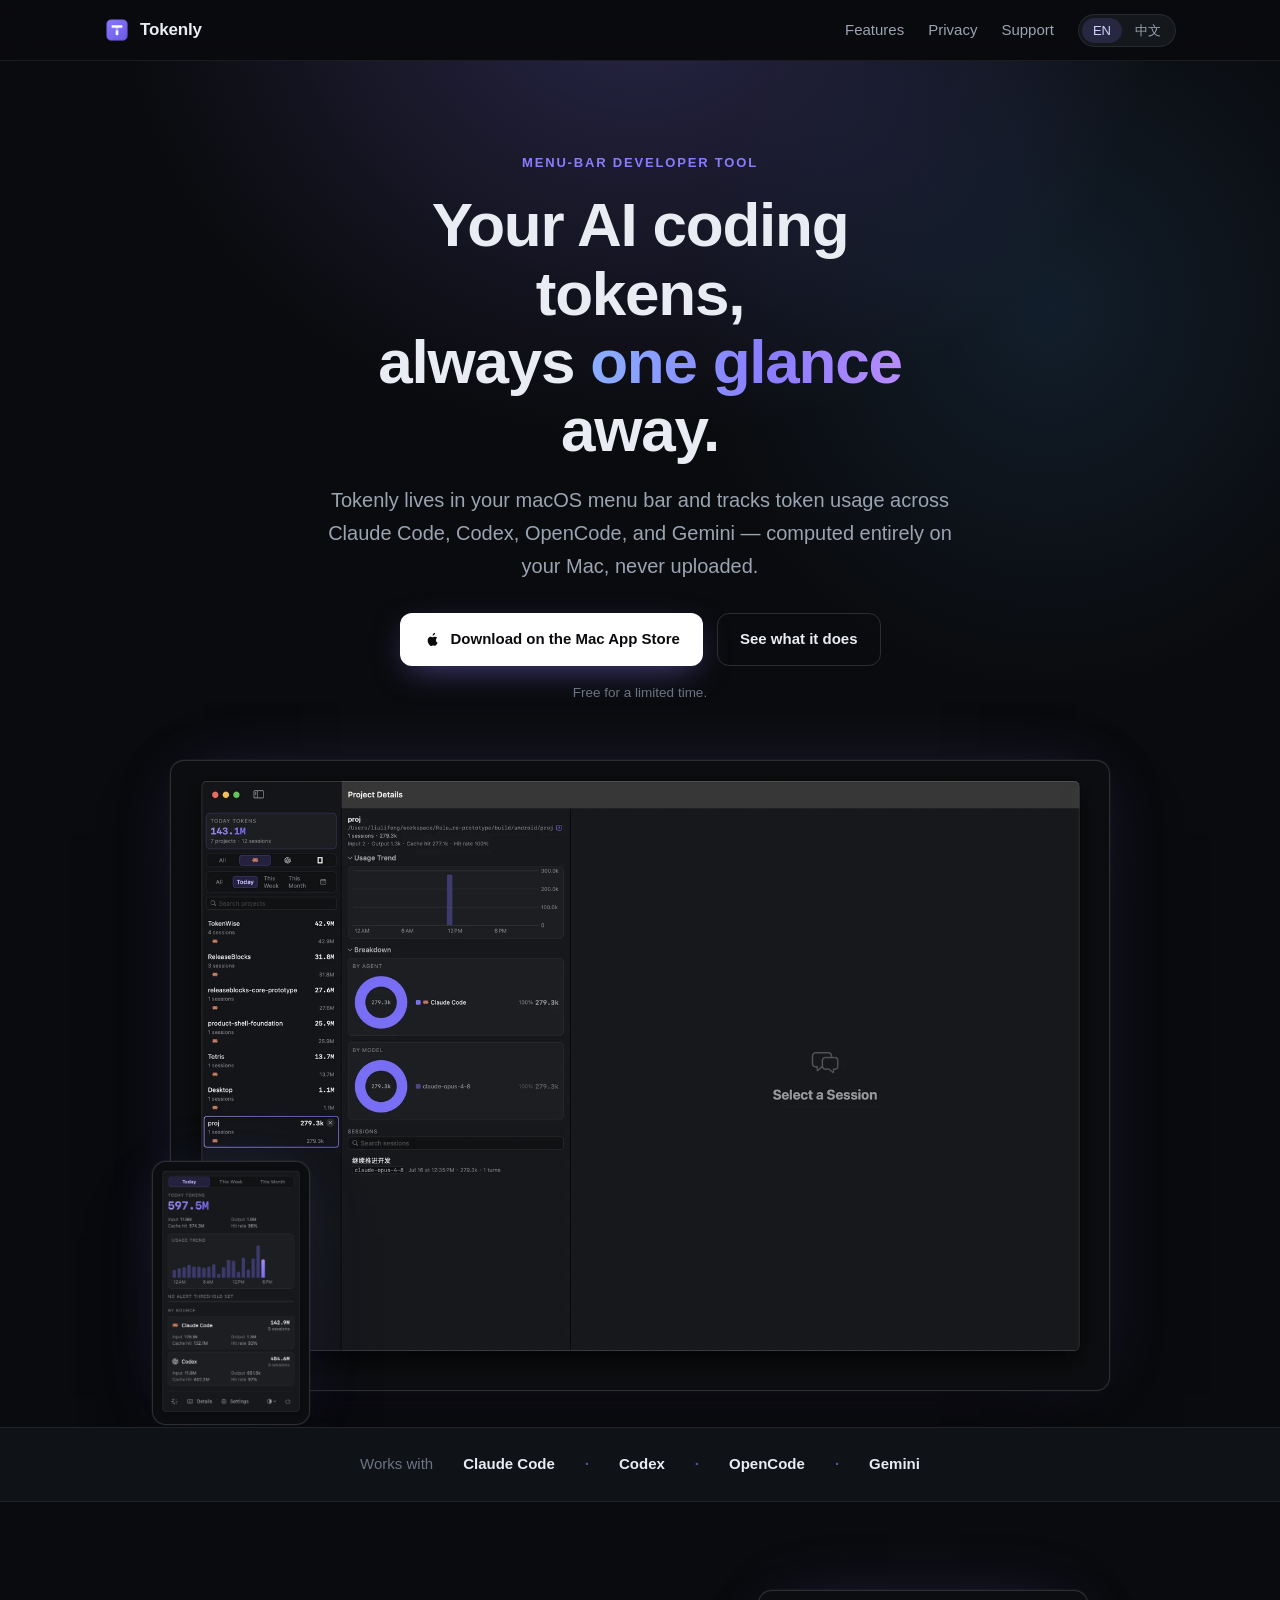
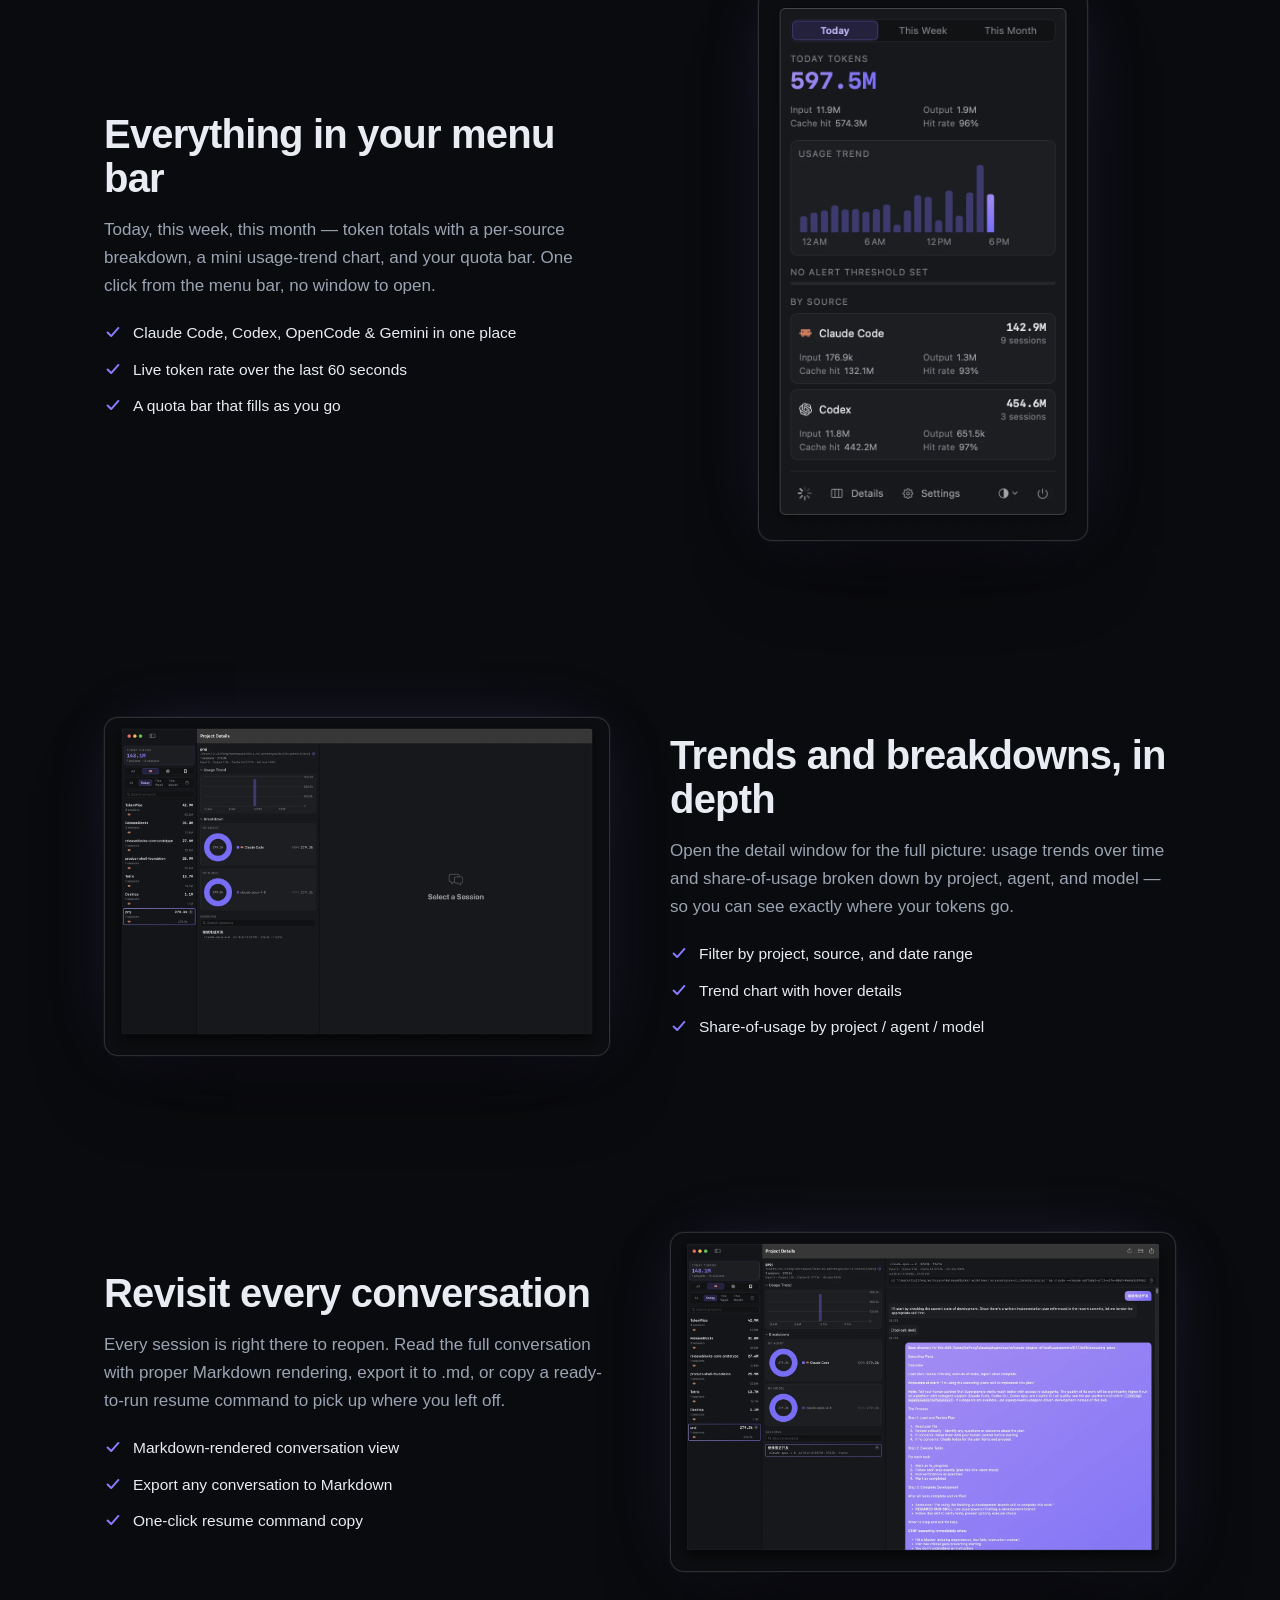
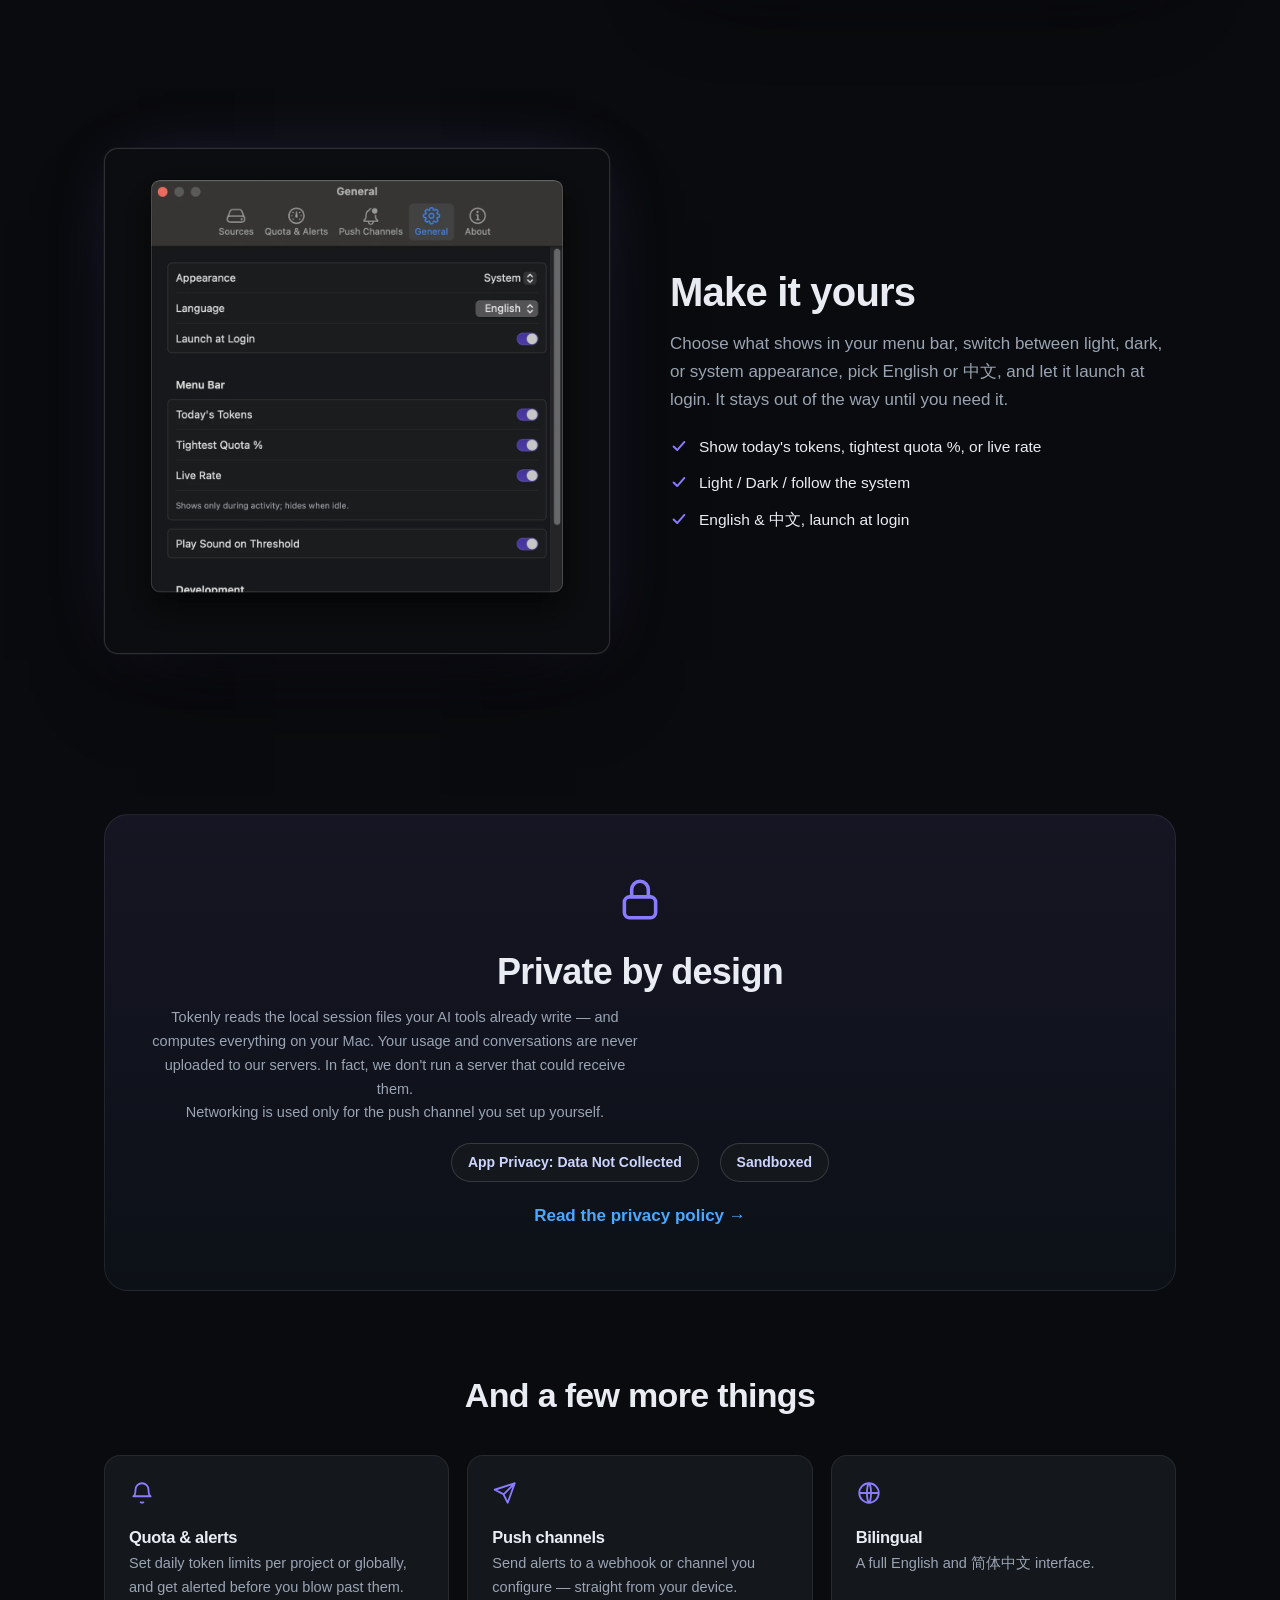
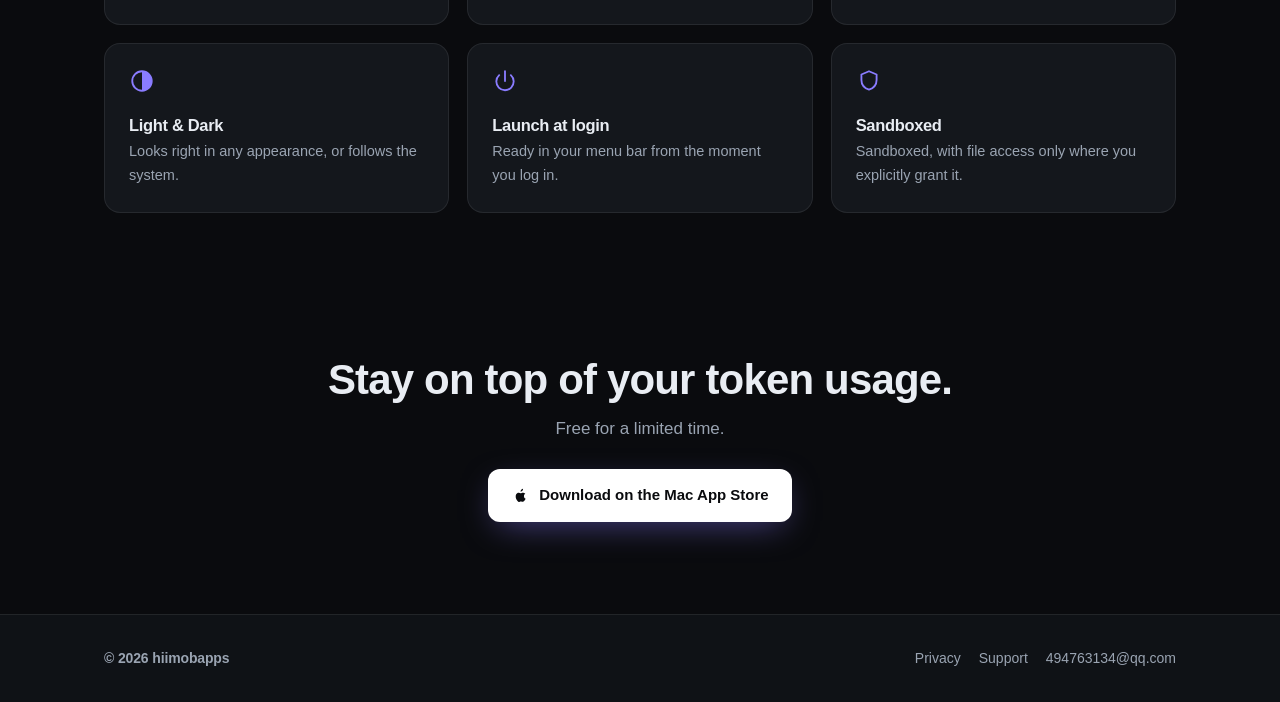
<file: index.html>
<!doctype html>
<html lang="en" data-lang="en"
  data-title-en="Tokenly — AI coding token usage, in your menu bar"
  data-title-zh="Tokenly — 菜单栏里的 AI 编程用量统计">
<head>
<meta charset="utf-8">
<meta name="viewport" content="width=device-width, initial-scale=1">
<title>Tokenly — AI coding token usage, in your menu bar</title>
<meta name="description" content="Tokenly is a macOS menu-bar tool that tracks token usage across Claude Code, Codex, OpenCode, and Gemini — computed locally, never uploaded.">
<link rel="icon" href="assets/favicon.png" type="image/png">
<meta property="og:type" content="website">
<meta property="og:title" content="Tokenly — AI coding token usage, in your menu bar">
<meta property="og:description" content="Track token usage across Claude Code, Codex, OpenCode & Gemini, right in your macOS menu bar. Computed locally, never uploaded.">
<meta property="og:url" content="https://glzlaohuai.github.io/tokenwise-site/">
<meta property="og:image" content="https://glzlaohuai.github.io/tokenwise-site/assets/og.png">
<meta name="twitter:card" content="summary_large_image">
<link rel="stylesheet" href="assets/styles.css">
<script>try{var l=localStorage.getItem('tw-lang');if(l==='en'||l==='zh'){var e=document.documentElement;e.setAttribute('data-lang',l);e.setAttribute('lang',l==='zh'?'zh-CN':'en');var t=e.getAttribute(l==='zh'?'data-title-zh':'data-title-en');if(t)document.title=t;}}catch(e){}</script>
</head>
<body>

<!-- ===== nav ===== -->
<nav class="nav"><div class="container">
  <a class="brand" href="./"><img src="assets/icon.png" alt="Tokenly">Tokenly</a>
  <div class="nav-links">
    <a class="hide-sm" href="#features"><span data-lang-block="en">Features</span><span data-lang-block="zh">功能</span></a>
    <a class="hide-sm" href="privacy.html"><span data-lang-block="en">Privacy</span><span data-lang-block="zh">隐私</span></a>
    <a class="hide-sm" href="support.html"><span data-lang-block="en">Support</span><span data-lang-block="zh">支持</span></a>
    <div class="langsw" role="group" aria-label="Language / 语言">
      <button type="button" class="lang-en" data-set-lang="en" aria-pressed="true">EN</button>
      <button type="button" class="lang-zh" data-set-lang="zh" aria-pressed="false">中文</button>
    </div>
  </div>
</div></nav>

<!-- ===== hero ===== -->
<header class="hero">
  <div class="glow"></div>
  <div class="container">
    <p class="eyebrow"><span data-lang-block="en">Menu-bar developer tool</span><span data-lang-block="zh">菜单栏开发者工具</span></p>
    <h1>
      <span data-lang-block="en">Your AI coding tokens,<br>always <span class="gradient">one glance</span> away.</span>
      <span data-lang-block="zh">AI 编程用量，<br>菜单栏<span class="gradient">一眼</span>掌握。</span>
    </h1>
    <p class="sub">
      <span data-lang-block="en">Tokenly lives in your macOS menu bar and tracks token usage across Claude Code, Codex, OpenCode, and Gemini — computed entirely on your Mac, never uploaded.</span>
      <span data-lang-block="zh">Tokenly 常驻 macOS 菜单栏，统计 Claude Code、Codex、OpenCode、Gemini 的 token 用量——全部在本机计算，绝不上传。</span>
    </p>
    <div class="cta">
      <a class="btn btn-appstore" href="https://apps.apple.com/cn/app/tokenwise-ai-usage/id6791952329?mt=12">
        <svg viewBox="0 0 24 24" fill="currentColor" aria-hidden="true"><path d="M16.36 12.9c.02 2.3 2.02 3.06 2.04 3.07-.02.05-.32 1.1-1.06 2.18-.64.94-1.31 1.87-2.35 1.89-1.03.02-1.36-.61-2.54-.61-1.18 0-1.55.59-2.52.63-1.01.04-1.78-1.01-2.42-1.95-1.32-1.9-2.33-5.38-.97-7.73.67-1.17 1.87-1.91 3.17-1.93.99-.02 1.93.67 2.54.67.6 0 1.75-.83 2.95-.71.5.02 1.91.2 2.81 1.52-.07.05-1.68.98-1.66 2.93M14.44 6.03c.54-.65.9-1.56.8-2.46-.78.03-1.72.52-2.28 1.17-.5.57-.94 1.5-.82 2.38.87.07 1.76-.44 2.3-1.09"/></svg>
        <span data-lang-block="en">Download on the Mac App Store</span><span data-lang-block="zh">在 Mac App Store 下载</span>
      </a>
      <a class="btn btn-ghost" href="#features"><span data-lang-block="en">See what it does</span><span data-lang-block="zh">看看能做什么</span></a>
    </div>
    <p class="note"><span data-lang-block="en">Free for a limited time.</span><span data-lang-block="zh">现在限时免费。</span></p>
  </div>
  <div class="container">
    <div class="hero-visual reveal">
      <div class="shot shot-analysis" data-shot="analysis" role="img" aria-label="Tokenly detail window"></div>
      <div class="shot shot-overview" data-shot="overview" role="img" aria-label="Tokenly menu-bar overview"></div>
    </div>
  </div>
</header>

<!-- ===== sources strip ===== -->
<section class="sources"><div class="container">
  <span class="lead"><span data-lang-block="en">Works with</span><span data-lang-block="zh">已支持</span></span>
  <b>Claude Code</b><span class="dot">·</span><b>Codex</b><span class="dot">·</span><b>OpenCode</b><span class="dot">·</span><b>Gemini</b>
</div></section>

<!-- ===== feature 1: overview ===== -->
<section class="feature" id="features"><div class="container"><div class="row reveal">
  <div class="copy">
    <h2><span data-lang-block="en">Everything in your menu bar</span><span data-lang-block="zh">一眼看清 AI 编程用量</span></h2>
    <p class="lead">
      <span data-lang-block="en">Today, this week, this month — token totals with a per-source breakdown, a mini usage-trend chart, and your quota bar. One click from the menu bar, no window to open.</span>
      <span data-lang-block="zh">今日 / 本周 / 本月 token 用量，按来源拆分，用量趋势迷你图和额度进度条——点一下菜单栏就看到，不必开窗、不打断心流。</span>
    </p>
    <ul>
      <li><svg viewBox="0 0 20 20" fill="none" stroke="currentColor" stroke-width="2.2" stroke-linecap="round" stroke-linejoin="round"><path d="M4 10.5l4 4 8-9"/></svg><span data-lang-block="en">Claude Code, Codex, OpenCode &amp; Gemini in one place</span><span data-lang-block="zh">Claude Code、Codex、OpenCode、Gemini 汇总一处</span></li>
      <li><svg viewBox="0 0 20 20" fill="none" stroke="currentColor" stroke-width="2.2" stroke-linecap="round" stroke-linejoin="round"><path d="M4 10.5l4 4 8-9"/></svg><span data-lang-block="en">Live token rate over the last 60 seconds</span><span data-lang-block="zh">最近 60 秒的实时 token 速率</span></li>
      <li><svg viewBox="0 0 20 20" fill="none" stroke="currentColor" stroke-width="2.2" stroke-linecap="round" stroke-linejoin="round"><path d="M4 10.5l4 4 8-9"/></svg><span data-lang-block="en">A quota bar that fills as you go</span><span data-lang-block="zh">额度进度条随用量实时推进</span></li>
    </ul>
  </div>
  <div class="figure"><div class="figure--narrow"><div class="shot" data-shot="overview" role="img" aria-label="Tokenly menu-bar overview"></div></div></div>
</div></div></section>

<!-- ===== feature 2: analysis ===== -->
<section class="feature rev"><div class="container"><div class="row reveal">
  <div class="copy">
    <h2><span data-lang-block="en">Trends and breakdowns, in depth</span><span data-lang-block="zh">趋势与占比，深度分析</span></h2>
    <p class="lead">
      <span data-lang-block="en">Open the detail window for the full picture: usage trends over time and share-of-usage broken down by project, agent, and model — so you can see exactly where your tokens go.</span>
      <span data-lang-block="zh">打开明细窗口看全貌：随时间的用量趋势，以及按项目、agent、模型拆分的占比——token 花在哪里一清二楚。</span>
    </p>
    <ul>
      <li><svg viewBox="0 0 20 20" fill="none" stroke="currentColor" stroke-width="2.2" stroke-linecap="round" stroke-linejoin="round"><path d="M4 10.5l4 4 8-9"/></svg><span data-lang-block="en">Filter by project, source, and date range</span><span data-lang-block="zh">按项目、来源、日期区间筛选</span></li>
      <li><svg viewBox="0 0 20 20" fill="none" stroke="currentColor" stroke-width="2.2" stroke-linecap="round" stroke-linejoin="round"><path d="M4 10.5l4 4 8-9"/></svg><span data-lang-block="en">Trend chart with hover details</span><span data-lang-block="zh">趋势图支持悬停查看细节</span></li>
      <li><svg viewBox="0 0 20 20" fill="none" stroke="currentColor" stroke-width="2.2" stroke-linecap="round" stroke-linejoin="round"><path d="M4 10.5l4 4 8-9"/></svg><span data-lang-block="en">Share-of-usage by project / agent / model</span><span data-lang-block="zh">按项目 / agent / 模型看占比</span></li>
    </ul>
  </div>
  <div class="figure"><div class="shot" data-shot="analysis" role="img" aria-label="Tokenly analysis view"></div></div>
</div></div></section>

<!-- ===== feature 3: conversations ===== -->
<section class="feature"><div class="container"><div class="row reveal">
  <div class="copy">
    <h2><span data-lang-block="en">Revisit every conversation</span><span data-lang-block="zh">回看每一次对话</span></h2>
    <p class="lead">
      <span data-lang-block="en">Every session is right there to reopen. Read the full conversation with proper Markdown rendering, export it to .md, or copy a ready-to-run resume command to pick up where you left off.</span>
      <span data-lang-block="zh">每一次会话都能重新打开：Markdown 完整渲染的对话正文，可导出 .md，或一键复制 resume 命令，回到中断处继续。</span>
    </p>
    <ul>
      <li><svg viewBox="0 0 20 20" fill="none" stroke="currentColor" stroke-width="2.2" stroke-linecap="round" stroke-linejoin="round"><path d="M4 10.5l4 4 8-9"/></svg><span data-lang-block="en">Markdown-rendered conversation view</span><span data-lang-block="zh">Markdown 渲染的对话视图</span></li>
      <li><svg viewBox="0 0 20 20" fill="none" stroke="currentColor" stroke-width="2.2" stroke-linecap="round" stroke-linejoin="round"><path d="M4 10.5l4 4 8-9"/></svg><span data-lang-block="en">Export any conversation to Markdown</span><span data-lang-block="zh">任意对话导出为 Markdown</span></li>
      <li><svg viewBox="0 0 20 20" fill="none" stroke="currentColor" stroke-width="2.2" stroke-linecap="round" stroke-linejoin="round"><path d="M4 10.5l4 4 8-9"/></svg><span data-lang-block="en">One-click resume command copy</span><span data-lang-block="zh">一键复制 resume 命令</span></li>
    </ul>
  </div>
  <div class="figure"><div class="shot" data-shot="conversations" role="img" aria-label="Tokenly conversation viewer"></div></div>
</div></div></section>

<!-- ===== feature 4: customize ===== -->
<section class="feature rev"><div class="container"><div class="row reveal">
  <div class="copy">
    <h2><span data-lang-block="en">Make it yours</span><span data-lang-block="zh">菜单栏，随你定制</span></h2>
    <p class="lead">
      <span data-lang-block="en">Choose what shows in your menu bar, switch between light, dark, or system appearance, pick English or 中文, and let it launch at login. It stays out of the way until you need it.</span>
      <span data-lang-block="zh">自定义菜单栏显示内容，深色 / 浅色 / 跟随系统随意切换，中英双语，支持开机自启——不需要时安静待命。</span>
    </p>
    <ul>
      <li><svg viewBox="0 0 20 20" fill="none" stroke="currentColor" stroke-width="2.2" stroke-linecap="round" stroke-linejoin="round"><path d="M4 10.5l4 4 8-9"/></svg><span data-lang-block="en">Show today's tokens, tightest quota %, or live rate</span><span data-lang-block="zh">菜单栏可显示今日 token、最紧额度 %、实时速率</span></li>
      <li><svg viewBox="0 0 20 20" fill="none" stroke="currentColor" stroke-width="2.2" stroke-linecap="round" stroke-linejoin="round"><path d="M4 10.5l4 4 8-9"/></svg><span data-lang-block="en">Light / Dark / follow the system</span><span data-lang-block="zh">深色 / 浅色 / 跟随系统</span></li>
      <li><svg viewBox="0 0 20 20" fill="none" stroke="currentColor" stroke-width="2.2" stroke-linecap="round" stroke-linejoin="round"><path d="M4 10.5l4 4 8-9"/></svg><span data-lang-block="en">English &amp; 中文, launch at login</span><span data-lang-block="zh">中英双语，开机自启</span></li>
    </ul>
  </div>
  <div class="figure"><div class="shot" data-shot="settings" role="img" aria-label="Tokenly settings"></div></div>
</div></div></section>

<!-- ===== privacy band ===== -->
<section class="privacy"><div class="container"><div class="card reveal">
  <svg class="lock" viewBox="0 0 24 24" fill="none" stroke="currentColor" stroke-width="1.7"><rect x="4.5" y="10.5" width="15" height="10" rx="2.5"/><path d="M8 10.5V7a4 4 0 0 1 8 0v3.5"/></svg>
  <h2><span data-lang-block="en">Private by design</span><span data-lang-block="zh">隐私优先，数据不出本机</span></h2>
  <p>
    <span data-lang-block="en">Tokenly reads the local session files your AI tools already write — and computes everything on your Mac. Your usage and conversations are never uploaded to our servers. In fact, we don't run a server that could receive them.</span>
    <span data-lang-block="zh">Tokenly 读取 AI 工具本就写在本机的会话文件，并在你的 Mac 上完成全部计算。你的用量与对话绝不上传到我们的服务器——事实上，我们根本没有能接收它们的服务器。</span>
  </p>
  <p>
    <span data-lang-block="en">Networking is used only for the push channel you set up yourself.</span>
    <span data-lang-block="zh">网络仅用于你自己配置的推送渠道。</span>
  </p>
  <div>
    <span class="pill"><span data-lang-block="en">App Privacy: Data Not Collected</span><span data-lang-block="zh">App 隐私标签：不收集数据</span></span>
    <span class="pill"><span data-lang-block="en">Sandboxed</span><span data-lang-block="zh">沙盒运行</span></span>
  </div>
  <a class="more-link" href="privacy.html"><span data-lang-block="en">Read the privacy policy →</span><span data-lang-block="zh">查看隐私政策 →</span></a>
</div></div></section>

<!-- ===== more features grid ===== -->
<section class="more"><div class="container">
  <h2 class="reveal"><span data-lang-block="en">And a few more things</span><span data-lang-block="zh">还有这些</span></h2>
  <div class="grid reveal">
    <div class="card">
      <svg class="ic" viewBox="0 0 24 24" fill="none" stroke="currentColor" stroke-width="1.7" stroke-linejoin="round"><path d="M6 9a6 6 0 1 1 12 0c0 5 2 6 2 6H4s2-1 2-6"/><path d="M10.4 20a1.8 1.8 0 0 0 3.2 0"/></svg>
      <h3><span data-lang-block="en">Quota &amp; alerts</span><span data-lang-block="zh">额度与预警</span></h3>
      <p><span data-lang-block="en">Set daily token limits per project or globally, and get alerted before you blow past them.</span><span data-lang-block="zh">为项目或全局设置每日 token 上限，接近或超限及时提醒。</span></p>
    </div>
    <div class="card">
      <svg class="ic" viewBox="0 0 24 24" fill="none" stroke="currentColor" stroke-width="1.7" stroke-linejoin="round"><path d="M21 3L10.5 13.5M21 3l-6.5 18-4-8-8-4L21 3z"/></svg>
      <h3><span data-lang-block="en">Push channels</span><span data-lang-block="zh">推送渠道</span></h3>
      <p><span data-lang-block="en">Send alerts to a webhook or channel you configure — straight from your device.</span><span data-lang-block="zh">把预警推送到你自己配置的 webhook 或渠道，直接从本机发出。</span></p>
    </div>
    <div class="card">
      <svg class="ic" viewBox="0 0 24 24" fill="none" stroke="currentColor" stroke-width="1.7"><circle cx="12" cy="12" r="9"/><path d="M3 12h18M12 3c2.5 2.6 2.5 15.4 0 18M12 3c-2.5 2.6-2.5 15.4 0 18"/></svg>
      <h3><span data-lang-block="en">Bilingual</span><span data-lang-block="zh">中英双语</span></h3>
      <p><span data-lang-block="en">A full English and 简体中文 interface.</span><span data-lang-block="zh">完整的英文与简体中文界面。</span></p>
    </div>
    <div class="card">
      <svg class="ic" viewBox="0 0 24 24" fill="none" stroke="currentColor" stroke-width="1.7"><circle cx="12" cy="12" r="9"/><path d="M12 3v18a9 9 0 0 0 0-18z" fill="currentColor" stroke="none"/></svg>
      <h3><span data-lang-block="en">Light &amp; Dark</span><span data-lang-block="zh">深色浅色</span></h3>
      <p><span data-lang-block="en">Looks right in any appearance, or follows the system.</span><span data-lang-block="zh">深浅色皆宜，也可跟随系统。</span></p>
    </div>
    <div class="card">
      <svg class="ic" viewBox="0 0 24 24" fill="none" stroke="currentColor" stroke-width="1.7" stroke-linecap="round"><path d="M12 3v9"/><path d="M6.6 6.6a8 8 0 1 0 10.8 0"/></svg>
      <h3><span data-lang-block="en">Launch at login</span><span data-lang-block="zh">开机自启</span></h3>
      <p><span data-lang-block="en">Ready in your menu bar from the moment you log in.</span><span data-lang-block="zh">登录即常驻菜单栏，随时待命。</span></p>
    </div>
    <div class="card">
      <svg class="ic" viewBox="0 0 24 24" fill="none" stroke="currentColor" stroke-width="1.7" stroke-linejoin="round"><path d="M12 3l7 3v5c0 4.5-3 7.6-7 9-4-1.4-7-4.5-7-9V6l7-3z"/></svg>
      <h3><span data-lang-block="en">Sandboxed</span><span data-lang-block="zh">沙盒安全</span></h3>
      <p><span data-lang-block="en">Sandboxed, with file access only where you explicitly grant it.</span><span data-lang-block="zh">沙盒运行，文件访问仅限你显式授权之处。</span></p>
    </div>
  </div>
</div></section>

<!-- ===== final cta ===== -->
<section class="final"><div class="container reveal">
  <h2><span data-lang-block="en">Stay on top of your token usage.</span><span data-lang-block="zh">把 token 用量，握在手里。</span></h2>
  <p><span data-lang-block="en">Free for a limited time.</span><span data-lang-block="zh">现在限时免费。</span></p>
  <a class="btn btn-appstore" href="https://apps.apple.com/cn/app/tokenwise-ai-usage/id6791952329?mt=12">
    <svg viewBox="0 0 24 24" fill="currentColor" aria-hidden="true"><path d="M16.36 12.9c.02 2.3 2.02 3.06 2.04 3.07-.02.05-.32 1.1-1.06 2.18-.64.94-1.31 1.87-2.35 1.89-1.03.02-1.36-.61-2.54-.61-1.18 0-1.55.59-2.52.63-1.01.04-1.78-1.01-2.42-1.95-1.32-1.9-2.33-5.38-.97-7.73.67-1.17 1.87-1.91 3.17-1.93.99-.02 1.93.67 2.54.67.6 0 1.75-.83 2.95-.71.5.02 1.91.2 2.81 1.52-.07.05-1.68.98-1.66 2.93M14.44 6.03c.54-.65.9-1.56.8-2.46-.78.03-1.72.52-2.28 1.17-.5.57-.94 1.5-.82 2.38.87.07 1.76-.44 2.3-1.09"/></svg>
    <span data-lang-block="en">Download on the Mac App Store</span><span data-lang-block="zh">在 Mac App Store 下载</span>
  </a>
</div></section>

<!-- ===== footer ===== -->
<footer class="footer"><div class="container">
  <span class="brand">© 2026 hiimobapps</span>
  <div class="links">
    <a href="privacy.html"><span data-lang-block="en">Privacy</span><span data-lang-block="zh">隐私</span></a>
    <a href="support.html"><span data-lang-block="en">Support</span><span data-lang-block="zh">支持</span></a>
    <a href="mailto:494763134@qq.com">494763134@qq.com</a>
  </div>
</div></footer>

<script src="assets/app.js"></script>
</body>
</html>
</file>
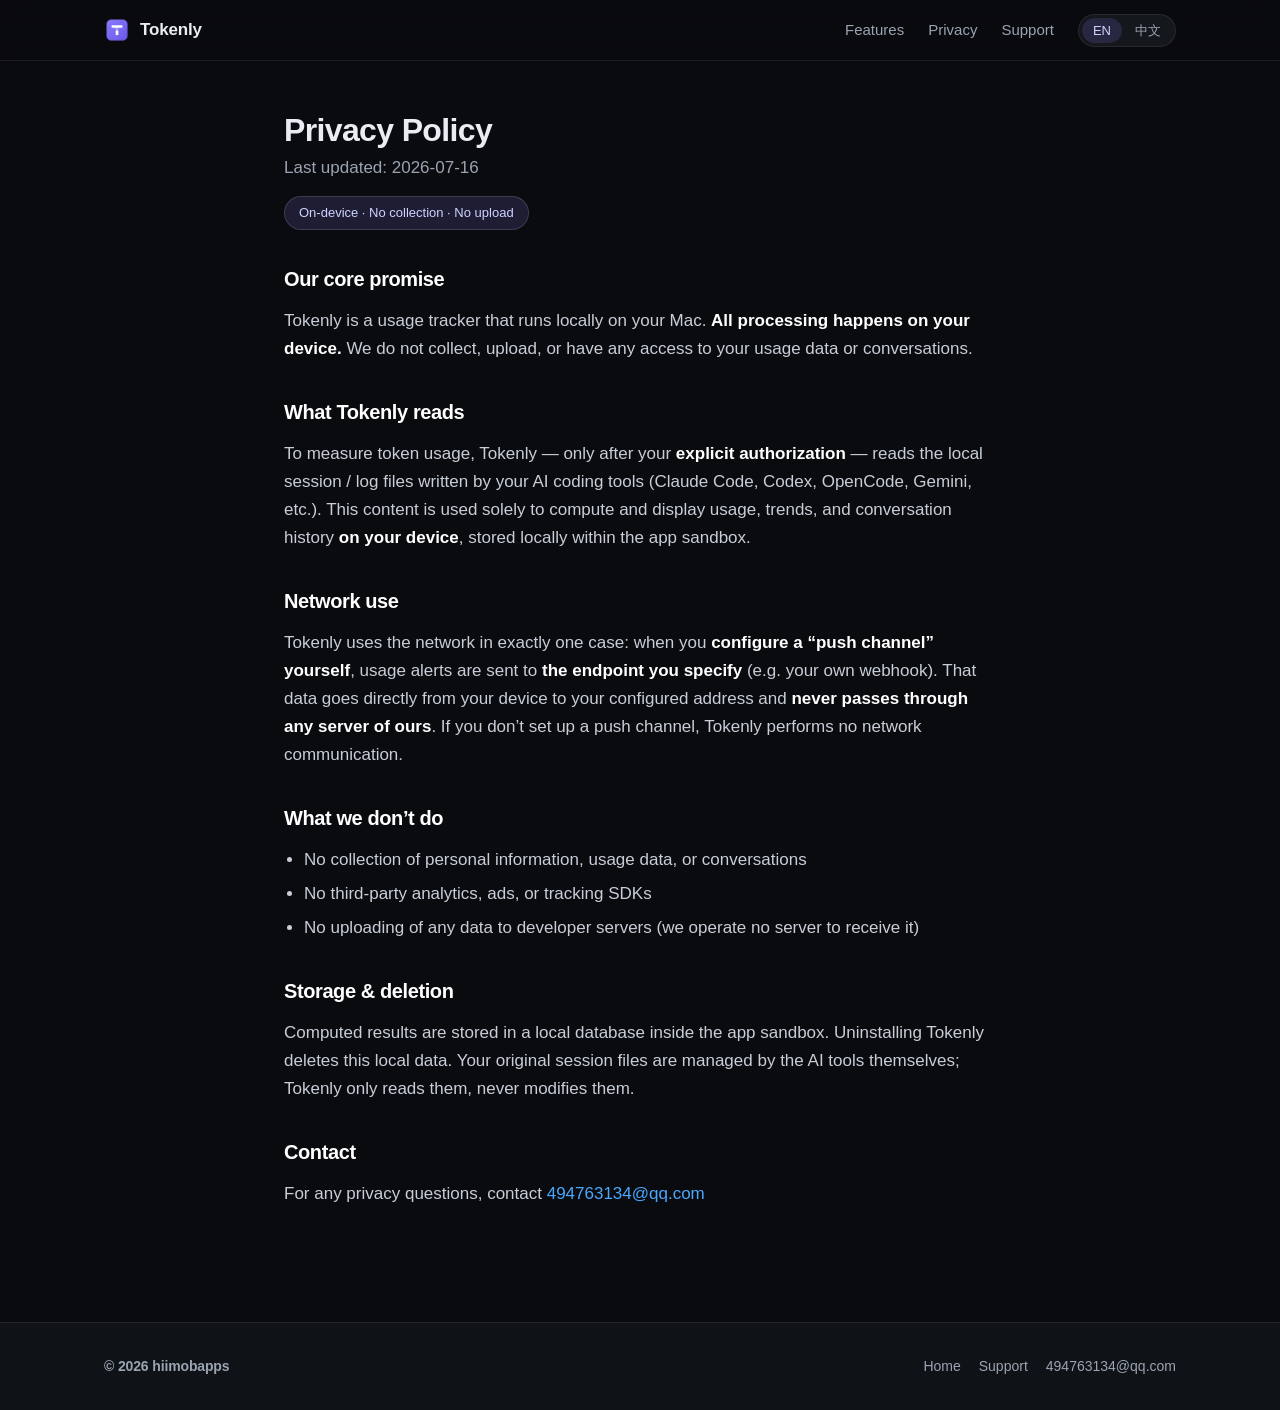
<file: privacy.html>
<!doctype html>
<html lang="en" data-lang="en" data-title-en="Tokenly — Privacy Policy" data-title-zh="Tokenly — 隐私政策">
<head>
<meta charset="utf-8">
<meta name="viewport" content="width=device-width, initial-scale=1">
<title>Tokenly — Privacy Policy</title>
<meta name="description" content="Tokenly privacy policy — everything is computed locally on your Mac; nothing is collected or uploaded.">
<link rel="icon" href="assets/favicon.png" type="image/png">
<link rel="stylesheet" href="assets/styles.css">
<script>try{var l=localStorage.getItem('tw-lang');if(l==='en'||l==='zh'){var e=document.documentElement;e.setAttribute('data-lang',l);e.setAttribute('lang',l==='zh'?'zh-CN':'en');var t=e.getAttribute(l==='zh'?'data-title-zh':'data-title-en');if(t)document.title=t;}}catch(e){}</script>
</head>
<body>

<nav class="nav"><div class="container">
  <a class="brand" href="./"><img src="assets/icon.png" alt="Tokenly">Tokenly</a>
  <div class="nav-links">
    <a class="hide-sm" href="index.html#features"><span data-lang-block="en">Features</span><span data-lang-block="zh">功能</span></a>
    <a class="hide-sm" href="privacy.html"><span data-lang-block="en">Privacy</span><span data-lang-block="zh">隐私</span></a>
    <a class="hide-sm" href="support.html"><span data-lang-block="en">Support</span><span data-lang-block="zh">支持</span></a>
    <div class="langsw" role="group" aria-label="Language / 语言">
      <button type="button" class="lang-en" data-set-lang="en" aria-pressed="true">EN</button>
      <button type="button" class="lang-zh" data-set-lang="zh" aria-pressed="false">中文</button>
    </div>
  </div>
</div></nav>

<main class="doc">

<div data-lang-block="en">
<h1>Privacy Policy</h1>
<p class="sub">Last updated: 2026-07-16</p>
<span class="badge">On-device · No collection · No upload</span>

<h2>Our core promise</h2>
<p>Tokenly is a usage tracker that runs locally on your Mac. <strong>All processing happens on your device.</strong> We do not collect, upload, or have any access to your usage data or conversations.</p>

<h2>What Tokenly reads</h2>
<p>To measure token usage, Tokenly — only after your <strong>explicit authorization</strong> — reads the local session / log files written by your AI coding tools (Claude Code, Codex, OpenCode, Gemini, etc.). This content is used solely to compute and display usage, trends, and conversation history <strong>on your device</strong>, stored locally within the app sandbox.</p>

<h2>Network use</h2>
<p>Tokenly uses the network in exactly one case: when you <strong>configure a “push channel” yourself</strong>, usage alerts are sent to <strong>the endpoint you specify</strong> (e.g. your own webhook). That data goes directly from your device to your configured address and <strong>never passes through any server of ours</strong>. If you don’t set up a push channel, Tokenly performs no network communication.</p>

<h2>What we don’t do</h2>
<ul>
<li>No collection of personal information, usage data, or conversations</li>
<li>No third-party analytics, ads, or tracking SDKs</li>
<li>No uploading of any data to developer servers (we operate no server to receive it)</li>
</ul>

<h2>Storage &amp; deletion</h2>
<p>Computed results are stored in a local database inside the app sandbox. Uninstalling Tokenly deletes this local data. Your original session files are managed by the AI tools themselves; Tokenly only reads them, never modifies them.</p>

<h2>Contact</h2>
<p>For any privacy questions, contact <a href="mailto:494763134@qq.com">494763134@qq.com</a></p>
</div>

<div data-lang-block="zh">
<h1>隐私政策</h1>
<p class="sub">最后更新：2026-07-16</p>
<span class="badge">本地处理 · 不收集 · 不上传</span>

<h2>核心承诺</h2>
<p>Tokenly 是一款在你 Mac 本地运行的用量统计工具。<strong>所有统计都在你的设备本地完成</strong>，我们不收集、不上传、也无法看到你的任何用量数据或对话内容。</p>

<h2>Tokenly 读取什么</h2>
<p>为统计 token 用量，Tokenly 在你<strong>显式授权</strong>后，读取本地 AI 编程工具写在本机的会话 / 日志文件（Claude Code、Codex、OpenCode、Gemini 等）。读取到的内容仅用于<strong>在本机</strong>计算并展示用量、趋势与对话回看，保存在你设备本地的应用沙盒内。</p>

<h2>网络使用</h2>
<p>Tokenly 仅在一种情况下使用网络：当你<strong>主动配置了「推送渠道」</strong>时，用量预警会发送到<strong>你自己指定的端点</strong>（如你填写的 Webhook）。该数据直接从你的设备发往你配置的地址，<strong>不经过我们的任何服务器</strong>。若不配置推送渠道，Tokenly 不进行任何网络通信。</p>

<h2>我们不做的事</h2>
<ul>
<li>不收集个人信息、用量数据或对话内容</li>
<li>不含第三方分析、广告或追踪 SDK</li>
<li>不上传任何数据到开发者服务器（我们没有服务器接收这些数据）</li>
</ul>

<h2>数据存储与删除</h2>
<p>统计结果保存在应用沙盒内的本地数据库。卸载 Tokenly 即删除这些本地数据。你原始的会话文件由各 AI 工具自身管理，Tokenly 只读不改。</p>

<h2>联系我们</h2>
<p>隐私相关问题请联系：<a href="mailto:494763134@qq.com">494763134@qq.com</a></p>
</div>

</main>

<footer class="footer"><div class="container">
  <span class="brand">© 2026 hiimobapps</span>
  <div class="links">
    <a href="index.html"><span data-lang-block="en">Home</span><span data-lang-block="zh">首页</span></a>
    <a href="support.html"><span data-lang-block="en">Support</span><span data-lang-block="zh">支持</span></a>
    <a href="mailto:494763134@qq.com">494763134@qq.com</a>
  </div>
</div></footer>

<script src="assets/app.js"></script>
</body>
</html>
</file>
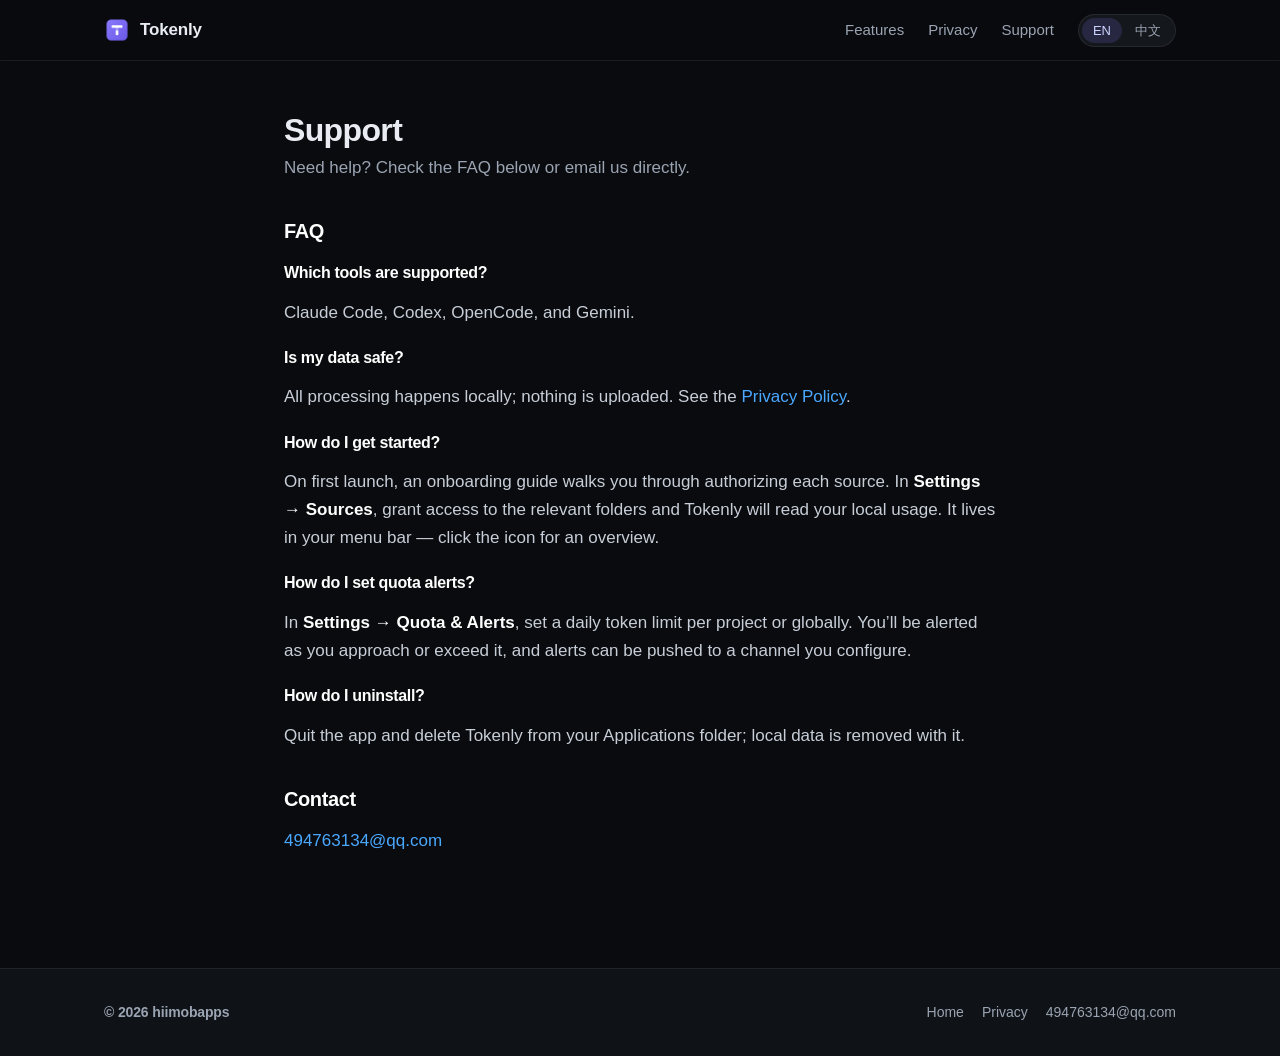
<file: support.html>
<!doctype html>
<html lang="en" data-lang="en" data-title-en="Tokenly — Support" data-title-zh="Tokenly — 支持">
<head>
<meta charset="utf-8">
<meta name="viewport" content="width=device-width, initial-scale=1">
<title>Tokenly — Support</title>
<meta name="description" content="Tokenly support — FAQ and contact for the macOS menu-bar token usage tracker.">
<link rel="icon" href="assets/favicon.png" type="image/png">
<link rel="stylesheet" href="assets/styles.css">
<script>try{var l=localStorage.getItem('tw-lang');if(l==='en'||l==='zh'){var e=document.documentElement;e.setAttribute('data-lang',l);e.setAttribute('lang',l==='zh'?'zh-CN':'en');var t=e.getAttribute(l==='zh'?'data-title-zh':'data-title-en');if(t)document.title=t;}}catch(e){}</script>
</head>
<body>

<nav class="nav"><div class="container">
  <a class="brand" href="./"><img src="assets/icon.png" alt="Tokenly">Tokenly</a>
  <div class="nav-links">
    <a class="hide-sm" href="index.html#features"><span data-lang-block="en">Features</span><span data-lang-block="zh">功能</span></a>
    <a class="hide-sm" href="privacy.html"><span data-lang-block="en">Privacy</span><span data-lang-block="zh">隐私</span></a>
    <a class="hide-sm" href="support.html"><span data-lang-block="en">Support</span><span data-lang-block="zh">支持</span></a>
    <div class="langsw" role="group" aria-label="Language / 语言">
      <button type="button" class="lang-en" data-set-lang="en" aria-pressed="true">EN</button>
      <button type="button" class="lang-zh" data-set-lang="zh" aria-pressed="false">中文</button>
    </div>
  </div>
</div></nav>

<main class="doc">

<div data-lang-block="en">
<h1>Support</h1>
<p class="sub">Need help? Check the FAQ below or email us directly.</p>

<h2>FAQ</h2>

<h3>Which tools are supported?</h3>
<p>Claude Code, Codex, OpenCode, and Gemini.</p>

<h3>Is my data safe?</h3>
<p>All processing happens locally; nothing is uploaded. See the <a href="privacy.html">Privacy Policy</a>.</p>

<h3>How do I get started?</h3>
<p>On first launch, an onboarding guide walks you through authorizing each source. In <strong>Settings → Sources</strong>, grant access to the relevant folders and Tokenly will read your local usage. It lives in your menu bar — click the icon for an overview.</p>

<h3>How do I set quota alerts?</h3>
<p>In <strong>Settings → Quota &amp; Alerts</strong>, set a daily token limit per project or globally. You’ll be alerted as you approach or exceed it, and alerts can be pushed to a channel you configure.</p>

<h3>How do I uninstall?</h3>
<p>Quit the app and delete Tokenly from your Applications folder; local data is removed with it.</p>

<h2>Contact</h2>
<p><a href="mailto:494763134@qq.com">494763134@qq.com</a></p>
</div>

<div data-lang-block="zh">
<h1>支持</h1>
<p class="sub">需要帮助？先看看常见问题，或直接邮件联系我们。</p>

<h2>常见问题</h2>

<h3>支持哪些工具？</h3>
<p>Claude Code、Codex、OpenCode、Gemini。</p>

<h3>我的数据安全吗？</h3>
<p>所有统计都在本机完成，不上传任何数据。详见 <a href="privacy.html">隐私政策</a>。</p>

<h3>如何开始使用？</h3>
<p>首次启动会引导你逐个授权数据源；在「设置 → 数据源」中授权对应目录后，即可读取本地用量。Tokenly 常驻菜单栏，点击图标即可查看概览。</p>

<h3>如何设置额度预警？</h3>
<p>在「设置 → 额度 &amp; 预警」为项目或全局设置每日 token 上限，接近或超限时会提醒你，也可推送到你自己配置的渠道。</p>

<h3>如何卸载？</h3>
<p>退出 App 后，从「应用程序」中删除 Tokenly 即可，本地数据随之清除。</p>

<h2>联系</h2>
<p><a href="mailto:494763134@qq.com">494763134@qq.com</a></p>
</div>

</main>

<footer class="footer"><div class="container">
  <span class="brand">© 2026 hiimobapps</span>
  <div class="links">
    <a href="index.html"><span data-lang-block="en">Home</span><span data-lang-block="zh">首页</span></a>
    <a href="privacy.html"><span data-lang-block="en">Privacy</span><span data-lang-block="zh">隐私</span></a>
    <a href="mailto:494763134@qq.com">494763134@qq.com</a>
  </div>
</div></footer>

<script src="assets/app.js"></script>
</body>
</html>
</file>
<file: assets/styles.css>
/* ===== Tokenly site — shared design system ===== */
:root{
  color-scheme:dark;
  --bg:#0a0b0e; --bg-elev:#0f1216; --surface:#14171c; --frame-bg:#0b0d10;
  --border:rgba(255,255,255,.08); --border-strong:rgba(255,255,255,.14);
  --text:#e9edf3; --muted:#9aa4b2; --faint:#6b7482;
  --accent:#8a7cff; --accent-2:#4aa8ff; --accent-soft:rgba(138,124,255,.16);
  --maxw:1120px;
  --font:-apple-system,BlinkMacSystemFont,"SF Pro Display","PingFang SC","Segoe UI",Roboto,Helvetica,Arial,sans-serif;
}
*{box-sizing:border-box}
html{scroll-behavior:smooth}
body{margin:0;background:var(--bg);color:var(--text);font-family:var(--font);font-size:17px;line-height:1.65;-webkit-font-smoothing:antialiased;text-rendering:optimizeLegibility}
a{color:var(--accent-2);text-decoration:none}
img{max-width:100%;display:block}
.container{max-width:var(--maxw);margin:0 auto;padding:0 24px}
h1,h2,h3{letter-spacing:-.02em;line-height:1.1;margin:0}

/* language show/hide — never mix */
html[data-lang="en"] [data-lang-block="zh"],
html[data-lang="zh"] [data-lang-block="en"]{display:none!important}

/* ===== nav ===== */
.nav{position:sticky;top:0;z-index:50;backdrop-filter:saturate(160%) blur(14px);-webkit-backdrop-filter:saturate(160%) blur(14px);background:rgba(10,11,14,.72);border-bottom:1px solid var(--border)}
.nav .container{display:flex;align-items:center;gap:20px;height:60px}
.brand{display:flex;align-items:center;gap:10px;font-weight:650;letter-spacing:-.01em;color:var(--text)}
.brand img{width:26px;height:26px;border-radius:7px}
.nav-links{margin-left:auto;display:flex;align-items:center;gap:24px}
.nav-links a{color:var(--muted);font-size:15px}
.nav-links a:hover{color:var(--text)}
@media(max-width:720px){.nav-links a.hide-sm{display:none}}

/* language switcher */
.langsw{display:flex;gap:2px;background:var(--surface);border:1px solid var(--border);border-radius:999px;padding:3px}
.langsw button{appearance:none;-webkit-appearance:none;border:0;background:transparent;color:var(--muted);font:inherit;font-size:13px;line-height:1;padding:6px 11px;border-radius:999px;cursor:pointer}
html[data-lang="en"] .langsw .lang-en,html[data-lang="zh"] .langsw .lang-zh{background:var(--accent-soft);color:#cdd4ff}

/* buttons */
.btn{display:inline-flex;align-items:center;gap:9px;font-size:15px;font-weight:600;padding:13px 22px;border-radius:12px;cursor:pointer;transition:transform .15s ease,box-shadow .15s ease,border-color .15s ease,color .15s ease;border:1px solid transparent;white-space:nowrap}
.btn-appstore{background:#fff;color:#0a0b0e;box-shadow:0 10px 34px -10px rgba(138,124,255,.55)}
.btn-appstore:hover{transform:translateY(-1px);box-shadow:0 14px 40px -10px rgba(138,124,255,.7)}
.btn-appstore svg{width:19px;height:19px}
.btn-ghost{background:transparent;color:var(--text);border-color:var(--border-strong)}
.btn-ghost:hover{border-color:var(--accent);color:#fff}
.btn-sm{padding:9px 16px;font-size:14px}

/* ===== hero ===== */
.eyebrow{font-size:13px;font-weight:600;letter-spacing:.14em;text-transform:uppercase;color:var(--accent)}
.gradient{background:linear-gradient(96deg,#8ab0ff,#8a7cff 58%,#b98cff);-webkit-background-clip:text;background-clip:text;color:transparent}
.hero{position:relative;padding:78px 0 36px;text-align:center;overflow:hidden}
.hero .glow{position:absolute;inset:0;pointer-events:none;background:radial-gradient(58% 48% at 50% -6%,rgba(138,124,255,.24),transparent 70%),radial-gradient(40% 40% at 82% 18%,rgba(74,168,255,.12),transparent 70%)}
.hero .container{position:relative}
.hero h1{font-size:clamp(34px,6vw,62px);font-weight:720;margin:18px auto 0;max-width:17ch}
.hero .sub{color:var(--muted);font-size:clamp(16px,2.3vw,20px);max-width:60ch;margin:20px auto 0}
.hero .cta{margin-top:30px;display:flex;gap:14px;justify-content:center;align-items:center;flex-wrap:wrap}
.hero .note{margin-top:16px;color:var(--faint);font-size:13.5px}
.hero-visual{position:relative;margin:56px auto 0;max-width:940px}
.hero-visual .shot-overview{position:absolute;left:-18px;bottom:-34px;width:158px}
@media(max-width:640px){.hero-visual .shot-overview{display:none}}

/* ===== window frame / screenshots ===== */
.shot{border-radius:14px;background:var(--frame-bg) center/contain no-repeat;border:1px solid var(--border-strong);
  box-shadow:0 40px 90px -34px rgba(0,0,0,.85),0 0 0 1px rgba(255,255,255,.03),0 0 70px -24px rgba(138,124,255,.28)}
.shot[data-shot="overview"]{aspect-ratio:732/1222}
.shot[data-shot="analysis"],.shot[data-shot="conversations"]{aspect-ratio:1600/1074}
.shot[data-shot="settings"]{aspect-ratio:1200/1200}
html[data-lang="en"] .shot[data-shot="overview"]{background-image:url(en/overview.webp)}
html[data-lang="zh"] .shot[data-shot="overview"]{background-image:url(zh/overview.webp)}
html[data-lang="en"] .shot[data-shot="analysis"]{background-image:url(en/analysis.webp)}
html[data-lang="zh"] .shot[data-shot="analysis"]{background-image:url(zh/analysis.webp)}
html[data-lang="en"] .shot[data-shot="conversations"]{background-image:url(en/conversations.webp)}
html[data-lang="zh"] .shot[data-shot="conversations"]{background-image:url(zh/conversations.webp)}
html[data-lang="en"] .shot[data-shot="settings"]{background-image:url(en/settings.webp)}
html[data-lang="zh"] .shot[data-shot="settings"]{background-image:url(zh/settings.webp)}

/* ===== sources strip ===== */
.sources{padding:24px 0;border-top:1px solid var(--border);border-bottom:1px solid var(--border);background:var(--bg-elev)}
.sources .container{display:flex;align-items:center;justify-content:center;gap:10px 30px;flex-wrap:wrap;font-weight:600;font-size:15px}
.sources .lead{color:var(--faint);font-weight:500}
.sources b{color:var(--text);font-weight:600}
.sources .dot{color:var(--accent);opacity:.6}

/* ===== feature rows ===== */
.feature{padding:88px 0}
.feature .row{display:grid;grid-template-columns:1fr 1fr;gap:60px;align-items:center}
.feature.rev .figure{grid-column:1;grid-row:1}
.feature.rev .copy{grid-column:2;grid-row:1}
.feature h2{font-size:clamp(26px,3.6vw,40px);font-weight:700;margin-bottom:16px}
.feature .lead{color:var(--muted);font-size:17px;margin:0 0 20px}
.feature ul{list-style:none;padding:0;margin:0;display:flex;flex-direction:column;gap:11px}
.feature li{display:flex;gap:11px;color:var(--text);font-size:15.5px}
.feature li svg{flex:none;width:18px;height:18px;margin-top:3px;color:var(--accent)}
.figure--narrow{max-width:330px;margin:0 auto}
@media(max-width:820px){
  .feature{padding:56px 0}
  .feature .row{grid-template-columns:1fr;gap:34px}
  .feature.rev .figure,.feature.rev .copy{grid-column:1}
  .feature.rev .figure{grid-row:2}
}

/* ===== privacy band ===== */
.privacy{padding:72px 0}
.privacy .card{position:relative;overflow:hidden;border:1px solid var(--border);border-radius:24px;background:linear-gradient(180deg,rgba(138,124,255,.09),rgba(74,168,255,.04));padding:60px 40px;text-align:center}
.privacy .lock{width:50px;height:50px;margin:0 auto 18px;color:var(--accent)}
.privacy h2{font-size:clamp(24px,3.4vw,36px);margin-bottom:14px}
.privacy p{color:var(--muted);max-width:62ch;margin:0 auto 10px;font-size:16.5px}
.privacy .pill{display:inline-block;margin:18px 8px 0;background:var(--surface);border:1px solid var(--border-strong);border-radius:999px;padding:7px 16px;color:#cdd4ff;font-size:14px;font-weight:600}
.privacy .more-link{display:inline-block;margin-top:20px;font-weight:600}

/* ===== more features grid ===== */
.more{padding:14px 0 88px}
.more h2{text-align:center;font-size:clamp(24px,3.4vw,34px);margin-bottom:40px}
.grid{display:grid;grid-template-columns:repeat(3,1fr);gap:18px}
.card{background:var(--surface);border:1px solid var(--border);border-radius:16px;padding:24px;transition:border-color .15s ease,transform .15s ease}
.card:hover{border-color:var(--border-strong);transform:translateY(-2px)}
.card .ic{width:26px;height:26px;color:var(--accent);margin-bottom:13px}
.card h3{font-size:16.5px;margin-bottom:6px}
.card p{color:var(--muted);font-size:14.5px;margin:0}
@media(max-width:820px){.grid{grid-template-columns:1fr 1fr;gap:14px}}
@media(max-width:520px){.grid{grid-template-columns:1fr}}

/* ===== final cta ===== */
.final{padding:56px 0 92px;text-align:center}
.final h2{font-size:clamp(26px,4vw,42px);margin-bottom:12px}
.final p{color:var(--muted);margin:0 0 26px}

/* ===== footer ===== */
.footer{border-top:1px solid var(--border);padding:32px 0;background:var(--bg-elev)}
.footer .container{display:flex;align-items:center;gap:18px;flex-wrap:wrap;color:var(--faint);font-size:14px}
.footer .brand{color:var(--muted);font-weight:600}
.footer .links{display:flex;gap:18px;margin-left:auto}
.footer a{color:var(--muted)}.footer a:hover{color:var(--text)}

/* ===== content pages (privacy / support) ===== */
.doc{max-width:760px;margin:0 auto;padding:52px 24px 96px}
.doc h1{font-size:32px;margin:0 0 6px}
.doc h2{font-size:20px;margin:38px 0 10px;color:#fff}
.doc h3{font-size:16px;margin:22px 0 4px;color:#fff}
.doc .sub{color:var(--muted);margin:0 0 14px}
.doc .badge{display:inline-block;background:var(--accent-soft);color:#cdd4ff;border:1px solid var(--border-strong);border-radius:999px;padding:5px 14px;font-size:13px}
.doc p{color:#c7ced8}.doc strong{color:#fff}
.doc ul{padding-left:20px}.doc li{margin:6px 0;color:#c7ced8}

/* ===== scroll reveal ===== */
.reveal{opacity:0;transform:translateY(18px);transition:opacity .6s ease,transform .6s ease}
.reveal.in{opacity:1;transform:none}
@media(prefers-reduced-motion:reduce){.reveal{opacity:1;transform:none;transition:none}html{scroll-behavior:auto}}
</file>
